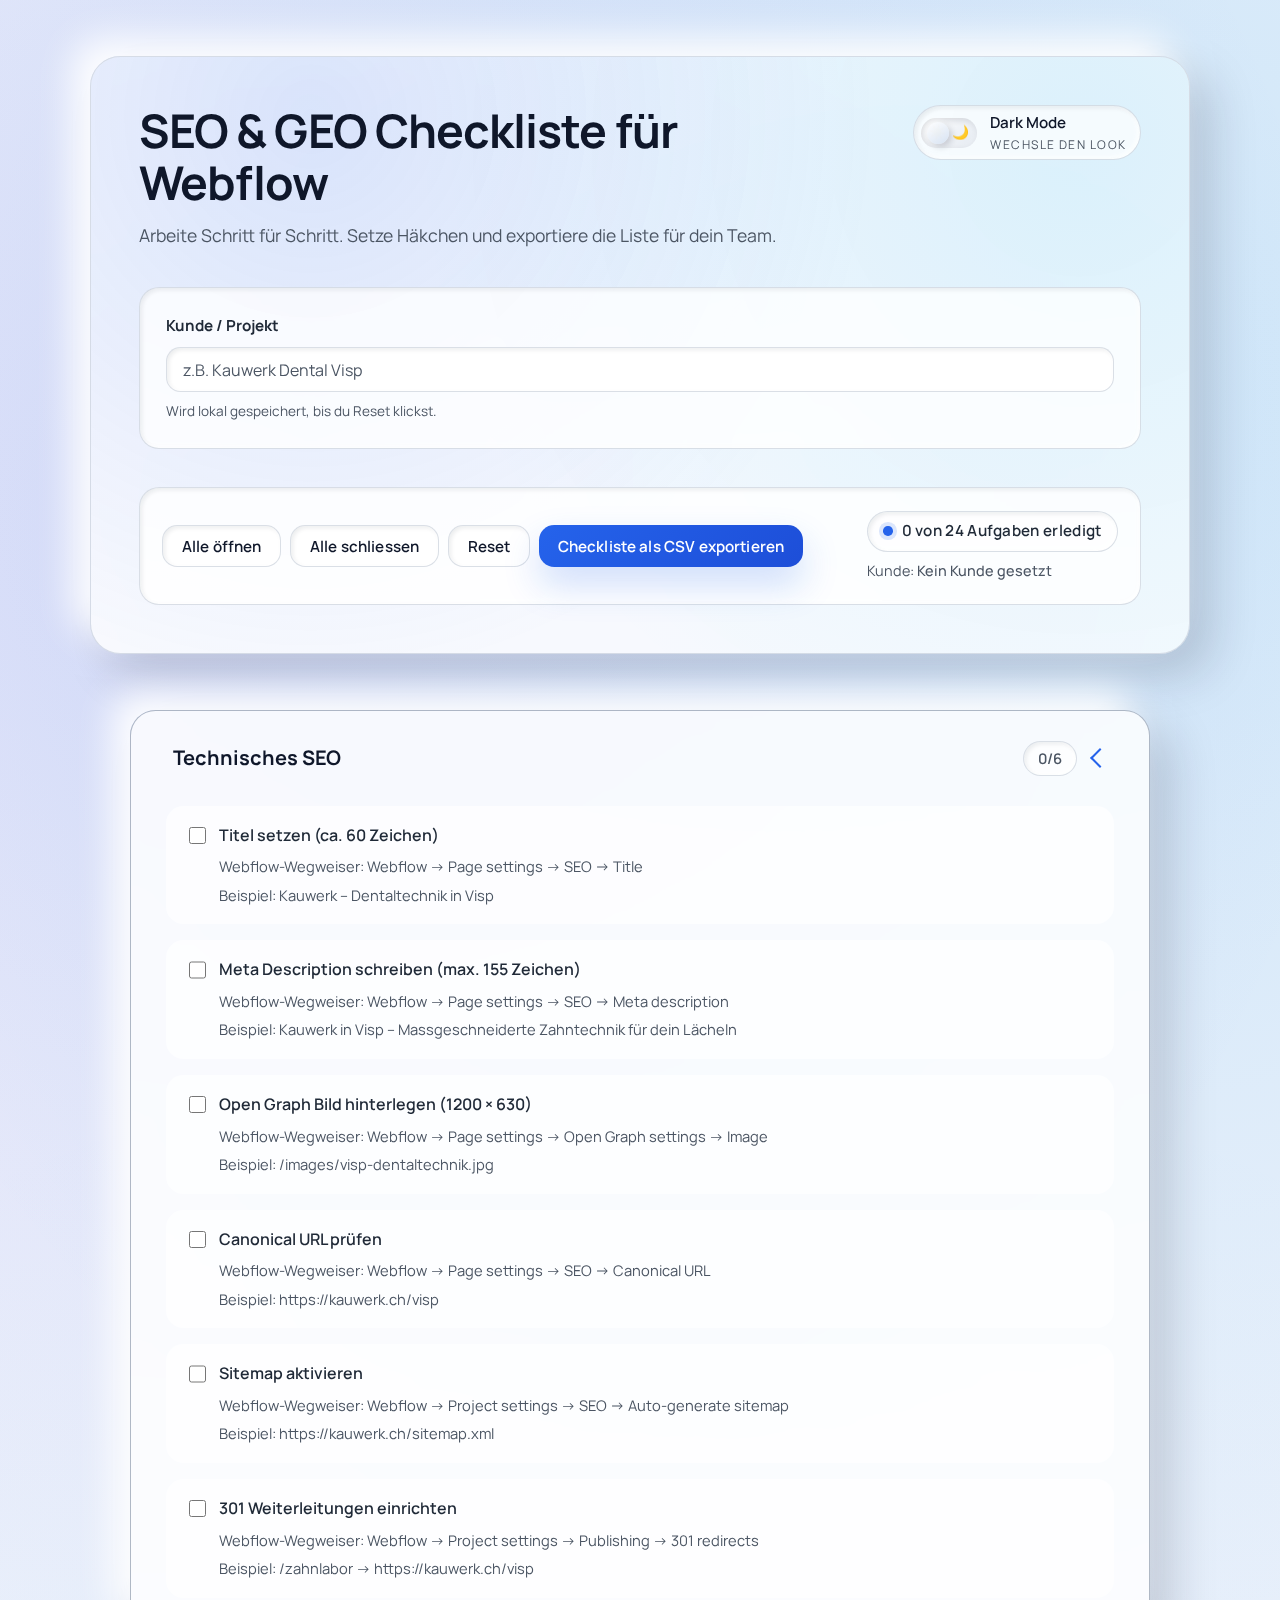
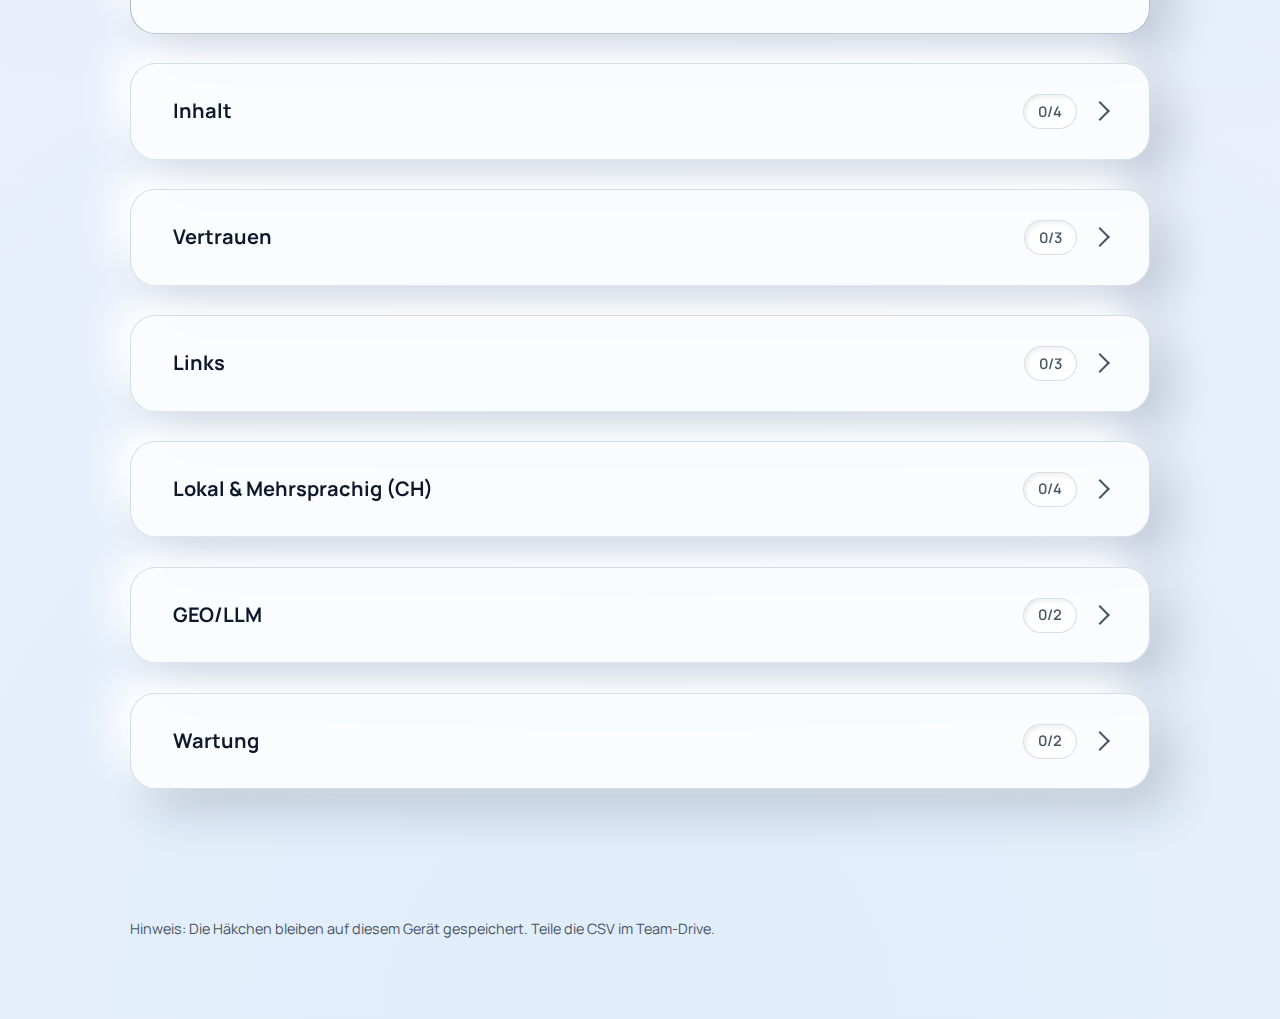
<file: index.html>
<!DOCTYPE html>
<html lang="de" data-theme="light">
<head>
  <meta charset="utf-8">
  <meta name="viewport" content="width=device-width, initial-scale=1">
  <title>SEO &amp; GEO Checkliste für Web Unit</title>
  <meta name="description" content="Praktische Checkliste für SEO, GEO und AI-Optimierung in Webflow. Mit Speicher und Export für die Schweiz.">
  <link rel="preconnect" href="https://fonts.googleapis.com">
  <link rel="preconnect" href="https://fonts.gstatic.com" crossorigin>
  <link href="https://fonts.googleapis.com/css2?family=Fira+Code:wght@400;500&family=Manrope:wght@400;500;600;700&display=swap" rel="stylesheet">
  <script>
    (function () {
      try {
        var savedTheme = localStorage.getItem('seo-checklist-theme');
        if (savedTheme) {
          document.documentElement.dataset.theme = savedTheme;
        }
      } catch (error) {
        /* localStorage nicht verfügbar */
      }
    })();
  </script>
  <link rel="stylesheet" href="assets/style.css">
</head>
<body>
  <header class="page-header">
    <div class="header-top">
      <div class="title-group">
        <h1>SEO &amp; GEO Checkliste für Webflow</h1>
        <p class="intro">Arbeite Schritt für Schritt. Setze Häkchen und exportiere die Liste für dein Team.</p>
      </div>
      <button type="button" class="theme-toggle" data-action="toggle-theme" aria-pressed="false" aria-label="Darstellung umschalten">
        <span class="toggle-track" aria-hidden="true">
          <span class="toggle-thumb"></span>
          <span class="toggle-icon toggle-icon-sun" aria-hidden="true">☀️</span>
          <span class="toggle-icon toggle-icon-moon" aria-hidden="true">🌙</span>
        </span>
        <span class="toggle-text">
          <span class="toggle-title" data-theme-label>Dark Mode</span>
          <span class="toggle-caption">Wechsle den Look</span>
        </span>
      </button>
    </div>
    <div class="client-panel" aria-label="Kundennamen speichern">
      <label for="client-name">Kunde / Projekt</label>
      <input
        type="text"
        id="client-name"
        name="client-name"
        data-client-input
        placeholder="z.B. Kauwerk Dental Visp"
        autocomplete="off"
        aria-describedby="client-hint"
      >
      <p class="client-hint" id="client-hint">Wird lokal gespeichert, bis du Reset klickst.</p>
    </div>
    <div class="control-panel">
      <div class="control-group" aria-label="Checklistenaktionen">
        <button type="button" class="control-button" data-action="open-all">Alle öffnen</button>
        <button type="button" class="control-button" data-action="close-all">Alle schliessen</button>
        <button type="button" class="control-button" data-action="reset">Reset</button>
        <button type="button" class="control-button primary" data-action="export">Checkliste als CSV exportieren</button>
      </div>
      <div class="status-group">
        <p class="progress" id="overall-progress" aria-live="polite"></p>
        <p class="client-progress" aria-live="polite" data-state="empty">Kunde: <span data-client-output>Kein Kunde gesetzt</span></p>
      </div>
    </div>
  </header>

  <main>
    <section id="checklist" class="checklist" aria-label="SEO Checkliste"></section>
  </main>

  <footer class="page-footer">
    <p>Hinweis: Die Häkchen bleiben auf diesem Gerät gespeichert. Teile die CSV im Team-Drive.</p>
  </footer>

  <script src="assets/app.js" defer></script>
</body>
</html>
</file>
<file: assets/style.css>
:root {
  color-scheme: light;
  --bg: #edf1fb;
  --bg-gradient: radial-gradient(circle at 15% 20%, rgba(79, 70, 229, 0.12), transparent 50%),
    radial-gradient(circle at 85% 15%, rgba(14, 165, 233, 0.14), transparent 55%),
    radial-gradient(circle at 50% 100%, rgba(56, 189, 248, 0.08), transparent 60%),
    #edf1fb;
  --card: rgba(255, 255, 255, 0.82);
  --card-solid: #ffffff;
  --card-elevated: rgba(255, 255, 255, 0.92);
  --card-subtle: rgba(255, 255, 255, 0.65);
  --text-primary: #0f172a;
  --text-secondary: #1f2937;
  --muted: #4b5563;
  --border: rgba(148, 163, 184, 0.35);
  --border-strong: rgba(100, 116, 139, 0.5);
  --accent: #2563eb;
  --accent-dark: #1d4ed8;
  --success: #0e8a00;
  --code-bg: #0f172a;
  --code-text: #e2e8f0;
  --control-bg: rgba(255, 255, 255, 0.72);
  --control-border: rgba(148, 163, 184, 0.35);
  --progress-bg: rgba(255, 255, 255, 0.72);
  --progress-text: #1f2937;
  --shadow-subtle: inset -2px -2px 4px rgba(255, 255, 255, 0.7), inset 2px 2px 4px rgba(15, 23, 42, 0.08);
  --shadow-hover: -8px -8px 18px rgba(255, 255, 255, 0.8), 10px 10px 24px rgba(15, 23, 42, 0.18);
  --shadow-soft: -18px -18px 36px rgba(255, 255, 255, 0.95), 20px 20px 48px rgba(15, 23, 42, 0.18);
  --shadow-strong: -24px -24px 48px rgba(255, 255, 255, 1), 26px 26px 60px rgba(15, 23, 42, 0.2);
  --toggle-track: linear-gradient(135deg, rgba(255, 255, 255, 0.92), rgba(226, 232, 240, 0.92));
  --toggle-thumb: linear-gradient(145deg, rgba(255, 255, 255, 0.98), rgba(214, 226, 242, 0.98));
  --thumb-shadow: -3px -3px 6px rgba(255, 255, 255, 0.45), 3px 3px 6px rgba(15, 23, 42, 0.18);
  --link: #2563eb;
  --selection-bg: rgba(37, 99, 235, 0.2);
  font-family: 'Manrope', 'Inter', 'Helvetica Neue', Arial, sans-serif;
}

:root[data-theme='dark'] {
  color-scheme: dark;
  --bg: #050917;
  --bg-gradient: radial-gradient(circle at 10% 10%, rgba(76, 29, 149, 0.28), transparent 55%),
    radial-gradient(circle at 80% -10%, rgba(14, 165, 233, 0.28), transparent 60%),
    radial-gradient(circle at 50% 120%, rgba(59, 130, 246, 0.22), transparent 65%),
    #050917;
  --card: rgba(15, 23, 42, 0.88);
  --card-solid: #0f172a;
  --card-elevated: rgba(15, 23, 42, 0.94);
  --card-subtle: rgba(30, 41, 59, 0.65);
  --text-primary: #f8fafc;
  --text-secondary: #e2e8f0;
  --muted: #94a3b8;
  --border: rgba(100, 116, 139, 0.4);
  --border-strong: rgba(148, 163, 184, 0.6);
  --accent: #60a5fa;
  --accent-dark: #3b82f6;
  --success: #34d399;
  --code-bg: #020617;
  --code-text: #f8fafc;
  --control-bg: rgba(15, 23, 42, 0.75);
  --control-border: rgba(71, 85, 105, 0.55);
  --progress-bg: rgba(15, 23, 42, 0.75);
  --progress-text: #e2e8f0;
  --shadow-subtle: inset -2px -2px 4px rgba(148, 163, 184, 0.25), inset 3px 3px 6px rgba(2, 6, 23, 0.85);
  --shadow-hover: -12px -12px 26px rgba(15, 23, 42, 0.85), 14px 14px 32px rgba(2, 6, 23, 0.88);
  --shadow-soft: -18px -18px 36px rgba(15, 23, 42, 0.9), 22px 22px 48px rgba(2, 6, 23, 0.95);
  --shadow-strong: -26px -26px 52px rgba(15, 23, 42, 0.92), 28px 28px 62px rgba(2, 6, 23, 0.96);
  --toggle-track: linear-gradient(135deg, rgba(15, 23, 42, 0.95), rgba(30, 41, 59, 0.95));
  --toggle-thumb: linear-gradient(145deg, rgba(96, 165, 250, 0.95), rgba(37, 99, 235, 0.95));
  --thumb-shadow: -3px -3px 6px rgba(90, 114, 152, 0.32), 3px 3px 6px rgba(2, 6, 23, 0.88);
  --link: #60a5fa;
  --selection-bg: rgba(96, 165, 250, 0.35);
}

* {
  box-sizing: border-box;
}

::selection {
  background: var(--selection-bg);
}

body {
  margin: 0;
  min-height: 100vh;
  background: var(--bg-gradient);
  color: var(--text-primary);
  line-height: 1.6;
  transition: background 0.6s ease, color 0.6s ease;
}

body,
button,
input,
select,
textarea {
  font-family: inherit;
}

a {
  color: var(--link);
}

a:hover,
a:focus {
  text-decoration: none;
}

main,
.page-header,
.page-footer {
  width: min(1100px, 100%);
  margin: 0 auto;
}

.page-header {
  margin-top: clamp(2rem, 5vw, 3.5rem);
  padding: clamp(1.75rem, 2vw + 1.4rem, 3rem);
  background: var(--card);
  border-radius: 1.9rem;
  border: 1px solid var(--border);
  box-shadow: var(--shadow-soft);
  position: relative;
  overflow: hidden;
  backdrop-filter: blur(22px);
  transition: background 0.5s ease, border 0.5s ease, box-shadow 0.5s ease;
}

.page-header::after {
  content: '';
  position: absolute;
  inset: 0;
  background: radial-gradient(circle at 20% 10%, rgba(37, 99, 235, 0.15), transparent 55%),
    radial-gradient(circle at 90% 15%, rgba(14, 165, 233, 0.12), transparent 60%);
  pointer-events: none;
}

.header-top {
  position: relative;
  display: flex;
  align-items: flex-start;
  justify-content: space-between;
  gap: clamp(1.5rem, 4vw, 3rem);
  flex-wrap: wrap;
  z-index: 1;
}

.title-group {
  max-width: 640px;
}

.page-header h1 {
  margin: 0 0 0.75rem 0;
  font-size: clamp(1.9rem, 3vw + 1.5rem, 2.9rem);
  line-height: 1.12;
  letter-spacing: -0.02em;
}

.intro {
  margin: 0;
  color: var(--muted);
  font-size: clamp(1rem, 0.8vw + 0.95rem, 1.1rem);
}

.theme-toggle {
  display: inline-flex;
  align-items: center;
  gap: 0.85rem;
  padding: 0.4rem 0.85rem 0.4rem 0.45rem;
  background: var(--control-bg);
  border: 1px solid var(--control-border);
  border-radius: 999px;
  box-shadow: var(--shadow-subtle);
  cursor: pointer;
  position: relative;
  z-index: 1;
  color: var(--text-primary);
  transition: transform 0.3s ease, box-shadow 0.3s ease, border 0.3s ease, background 0.3s ease;
}

.theme-toggle:hover {
  transform: translateY(-1px);
  box-shadow: var(--shadow-hover);
}

.theme-toggle:focus-visible {
  outline: 2px solid var(--accent);
  outline-offset: 4px;
}

.toggle-track {
  position: relative;
  display: inline-flex;
  align-items: center;
  justify-content: space-between;
  width: 56px;
  height: 30px;
  padding: 0 8px;
  border-radius: 999px;
  background: var(--toggle-track);
  box-shadow: inset -2px -2px 5px rgba(255, 255, 255, 0.2), inset 2px 2px 6px rgba(15, 23, 42, 0.15);
}

.toggle-thumb {
  position: absolute;
  top: 50%;
  left: 6px;
  width: 22px;
  height: 22px;
  border-radius: 50%;
  background: var(--toggle-thumb);
  box-shadow: var(--thumb-shadow);
  transform: translate(0, -50%);
  transition: transform 0.35s ease, background 0.35s ease, box-shadow 0.35s ease;
}

:root[data-theme='dark'] .toggle-thumb {
  transform: translate(26px, -50%);
}

.toggle-icon {
  font-size: 0.85rem;
  line-height: 1;
}

.toggle-icon-sun {
  color: #f59e0b;
}

.toggle-icon-moon {
  color: #6366f1;
}

:root[data-theme='dark'] .toggle-icon-sun {
  opacity: 0.55;
}

:root[data-theme='dark'] .toggle-icon-moon {
  color: #facc15;
}

.toggle-text {
  display: grid;
  align-items: start;
  gap: 0.15rem;
  text-align: left;
}

.toggle-title {
  font-size: 0.95rem;
  font-weight: 600;
}

.toggle-caption {
  font-size: 0.75rem;
  text-transform: uppercase;
  letter-spacing: 0.12em;
  color: var(--muted);
}

.client-panel {
  margin-top: clamp(1.75rem, 3vw, 2.5rem);
  display: grid;
  gap: 0.55rem;
  padding: clamp(1rem, 1.6vw + 0.8rem, 1.6rem);
  background: var(--control-bg);
  border: 1px solid var(--control-border);
  border-radius: 1.25rem;
  box-shadow: var(--shadow-subtle);
  backdrop-filter: blur(18px);
  position: relative;
  z-index: 1;
}

.client-panel label {
  display: block;
  font-weight: 700;
  font-size: 0.95rem;
  color: var(--text-secondary);
}

.client-panel input[type='text'] {
  width: 100%;
  padding: 0.65rem 1rem;
  border-radius: 0.9rem;
  border: 1px solid var(--control-border);
  background: var(--card-solid);
  color: var(--text-primary);
  font-size: 1rem;
  box-shadow: var(--shadow-subtle);
  transition: border 0.2s ease, box-shadow 0.2s ease, background 0.2s ease;
}

.client-panel input[type='text']::placeholder {
  color: var(--muted);
}

.client-panel input[type='text']:focus {
  outline: 2px solid var(--accent);
  outline-offset: 2px;
  border-color: var(--accent);
  box-shadow: var(--shadow-hover);
}

.client-hint {
  margin: 0;
  font-size: 0.85rem;
  color: var(--muted);
}

.control-panel {
  margin-top: clamp(1.75rem, 3vw, 2.5rem);
  display: flex;
  align-items: center;
  justify-content: space-between;
  gap: 1.5rem;
  flex-wrap: wrap;
  padding: clamp(0.9rem, 1.2vw + 0.6rem, 1.4rem);
  background: var(--control-bg);
  border: 1px solid var(--control-border);
  border-radius: 1.25rem;
  box-shadow: var(--shadow-subtle);
  backdrop-filter: blur(18px);
  position: relative;
  z-index: 1;
}

.control-group {
  display: flex;
  flex-wrap: wrap;
  gap: 0.6rem;
}

.control-button {
  display: inline-flex;
  align-items: center;
  justify-content: center;
  gap: 0.4rem;
  border: 1px solid var(--control-border);
  background: var(--card-solid);
  color: var(--text-primary);
  padding: 0.6rem 1.15rem;
  border-radius: 0.95rem;
  font-size: 0.95rem;
  font-weight: 600;
  letter-spacing: 0.01em;
  cursor: pointer;
  box-shadow: var(--shadow-subtle);
  transition: transform 0.25s ease, box-shadow 0.25s ease, border 0.25s ease, background 0.25s ease;
}

.control-button:hover,
.control-button:focus {
  transform: translateY(-1px);
  box-shadow: var(--shadow-hover);
  background: var(--card-elevated);
}

.control-button:focus-visible {
  outline: 2px solid var(--accent);
  outline-offset: 3px;
}

.control-button.primary {
  background: linear-gradient(135deg, var(--accent), var(--accent-dark));
  color: #fff;
  border: none;
  box-shadow: 0 18px 36px rgba(37, 99, 235, 0.22);
}

:root[data-theme='dark'] .control-button.primary {
  box-shadow: 0 18px 36px rgba(96, 165, 250, 0.25);
}

.control-button.primary:hover,
.control-button.primary:focus {
  transform: translateY(-2px);
  filter: brightness(1.05);
}

.progress {
  margin: 0;
  display: inline-flex;
  align-items: center;
  gap: 0.55rem;
  padding: 0.45rem 0.95rem;
  border-radius: 999px;
  background: var(--progress-bg);
  color: var(--progress-text);
  font-size: 0.95rem;
  font-weight: 600;
  letter-spacing: 0.02em;
  box-shadow: var(--shadow-subtle);
  border: 1px solid var(--control-border);
}

.status-group {
  display: grid;
  gap: 0.45rem;
  align-items: start;
  justify-items: start;
}

.client-progress {
  margin: 0;
  font-size: 0.9rem;
  color: var(--muted);
}

.client-progress span {
  color: var(--text-primary);
  font-weight: 600;
}

.client-progress[data-state='empty'] span {
  color: var(--muted);
  font-weight: 500;
}

.progress::before {
  content: '';
  width: 0.6rem;
  height: 0.6rem;
  border-radius: 50%;
  background: var(--accent);
  box-shadow: 0 0 0 4px rgba(37, 99, 235, 0.16);
}

main {
  margin-top: clamp(2.5rem, 5vw, 3.5rem);
  padding: 0 clamp(1.25rem, 4vw, 2.5rem) clamp(3rem, 6vw, 4.5rem);
  display: grid;
  gap: clamp(2.5rem, 5vw, 3.5rem);
}

.checklist {
  display: grid;
  gap: clamp(1.25rem, 2.5vw, 1.85rem);
}

.category {
  border: 1px solid var(--border);
  border-radius: 1.6rem;
  background: var(--card);
  box-shadow: var(--shadow-soft);
  backdrop-filter: blur(18px);
  overflow: hidden;
  transition: transform 0.3s ease, box-shadow 0.3s ease, border 0.3s ease;
}

.category:hover {
  transform: translateY(-4px);
  box-shadow: var(--shadow-strong);
}

details[open].category {
  border-color: var(--border-strong);
}

.category summary {
  list-style: none;
  display: grid;
  grid-template-columns: 1fr auto auto;
  align-items: center;
  gap: clamp(0.75rem, 0.6vw + 0.7rem, 1rem);
  padding: clamp(1.35rem, 1.5vw + 1rem, 1.85rem) clamp(1.8rem, 4vw, 2.6rem);
  cursor: pointer;
  font-weight: 700;
  font-size: clamp(1.05rem, 0.9vw + 1rem, 1.25rem);
  color: var(--text-primary);
  transition: color 0.3s ease;
}

.category summary::-webkit-details-marker {
  display: none;
}

.category summary::after {
  content: '';
  width: 0.75rem;
  height: 0.75rem;
  border-right: 2px solid var(--muted);
  border-bottom: 2px solid var(--muted);
  transform: rotate(-45deg);
  transform-origin: center;
  transition: transform 0.3s ease, border-color 0.3s ease;
  justify-self: end;
  align-self: center;
}

details[open] > summary::after {
  transform: rotate(135deg);
  border-color: var(--accent);
}

.category-progress {
  font-size: 0.92rem;
  font-weight: 600;
  padding: 0.3rem 0.9rem;
  border-radius: 999px;
  background: var(--control-bg);
  border: 1px solid var(--control-border);
  color: var(--muted);
  box-shadow: var(--shadow-subtle);
}

.task-list {
  margin: 0;
  padding: 0 clamp(1.5rem, 4vw, 2.2rem) clamp(1.6rem, 4vw, 2.2rem);
  display: grid;
  gap: 1rem;
}

.task {
  display: grid;
  gap: 0.45rem;
  padding: 1rem clamp(0.9rem, 3vw, 1.35rem);
  border-radius: 1.1rem;
  background: var(--card-subtle);
  border: 1px solid transparent;
  transition: background 0.3s ease, border 0.3s ease, box-shadow 0.3s ease, transform 0.3s ease;
}

.task:hover {
  box-shadow: var(--shadow-subtle);
}

.task label {
  display: grid;
  grid-template-columns: auto 1fr;
  align-items: center;
  gap: 0.8rem;
  font-weight: 600;
  color: var(--text-secondary);
}

.task label input[type='checkbox'] {
  margin: 0;
  width: 1.1rem;
  height: 1.1rem;
  accent-color: var(--accent);
  cursor: pointer;
}

.task .task-info {
  margin-left: calc(1.1rem + 0.8rem);
  display: grid;
  gap: 0.3rem;
  color: var(--muted);
}

.task .task-info p {
  margin: 0;
  font-size: 0.92rem;
}

.task.completed {
  background: linear-gradient(135deg, rgba(14, 138, 0, 0.18), transparent);
  border-color: rgba(14, 138, 0, 0.35);
  box-shadow: 0 18px 28px rgba(14, 138, 0, 0.18);
  transform: translateY(-2px);
}

.task.completed label {
  color: var(--success);
}

.snippets {
  background: var(--card);
  border: 1px solid var(--border);
  border-radius: 1.7rem;
  box-shadow: var(--shadow-soft);
  backdrop-filter: blur(18px);
  padding: clamp(1.8rem, 4vw, 2.7rem);
  transition: background 0.4s ease, border 0.4s ease, box-shadow 0.4s ease;
}

.snippets h2 {
  font-size: clamp(1.45rem, 1vw + 1.3rem, 1.9rem);
  margin: 0 0 0.6rem 0;
}

.snippets p {
  margin: 0 0 1.6rem 0;
  color: var(--muted);
  font-size: 1rem;
}

.snippet-grid {
  display: grid;
  gap: clamp(1.1rem, 2vw, 1.6rem);
  grid-template-columns: repeat(auto-fit, minmax(260px, 1fr));
}

.snippet-card {
  border: 1px solid var(--border);
  border-radius: 1.25rem;
  background: var(--card-elevated);
  padding: clamp(1.1rem, 2vw, 1.45rem);
  display: grid;
  gap: 1rem;
  box-shadow: var(--shadow-subtle);
  transition: transform 0.3s ease, box-shadow 0.3s ease, border 0.3s ease;
}

.snippet-card:hover {
  transform: translateY(-3px);
  box-shadow: var(--shadow-hover);
}

.snippet-card header {
  display: flex;
  justify-content: space-between;
  align-items: center;
  gap: 1rem;
}

.snippet-card h3 {
  margin: 0;
  font-size: 1.05rem;
}

.copy-button {
  border: 1px solid transparent;
  background: rgba(37, 99, 235, 0.12);
  color: var(--accent);
  padding: 0.45rem 0.85rem;
  border-radius: 0.75rem;
  font-size: 0.85rem;
  font-weight: 600;
  text-transform: uppercase;
  letter-spacing: 0.04em;
  cursor: pointer;
  box-shadow: none;
  transition: background 0.2s ease, color 0.2s ease, transform 0.2s ease, box-shadow 0.2s ease;
}

.copy-button:hover,
.copy-button:focus {
  background: rgba(37, 99, 235, 0.22);
  transform: translateY(-1px);
  box-shadow: 0 12px 24px rgba(37, 99, 235, 0.2);
}

.copy-button:focus-visible {
  outline: 2px solid var(--accent);
  outline-offset: 3px;
}

.snippet-content {
  background: var(--code-bg);
  color: var(--code-text);
  padding: 1rem;
  border-radius: 1rem;
  overflow-x: auto;
  font-family: 'Fira Code', Consolas, 'Courier New', monospace;
  font-size: 0.85rem;
  line-height: 1.45;
  box-shadow: inset 0 0 0 1px rgba(15, 23, 42, 0.4);
}

.page-footer {
  margin-top: clamp(2.5rem, 6vw, 3.5rem);
  padding: 0 clamp(1.25rem, 4vw, 2.5rem) clamp(3rem, 6vw, 4rem);
  font-size: 0.9rem;
  color: var(--muted);
  text-align: left;
}

@media (max-width: 900px) {
  .header-top {
    flex-direction: column;
    align-items: stretch;
  }

  .theme-toggle {
    align-self: flex-start;
  }

  .control-panel {
    flex-direction: column;
    align-items: stretch;
  }

  .status-group {
    width: 100%;
  }

  .progress {
    align-self: flex-start;
  }
}

@media (max-width: 640px) {
  .control-group {
    flex-direction: column;
    align-items: stretch;
  }

  .control-button {
    width: 100%;
  }

  .task {
    padding: 1rem;
  }

  .task .task-info {
    margin-left: 0;
  }

  .toggle-caption {
    display: none;
  }
}

@media (prefers-reduced-motion: reduce) {
  *,
  *::before,
  *::after {
    animation-duration: 0.01ms !important;
    animation-iteration-count: 1 !important;
    transition-duration: 0.01ms !important;
    scroll-behavior: auto !important;
  }
}
</file>
